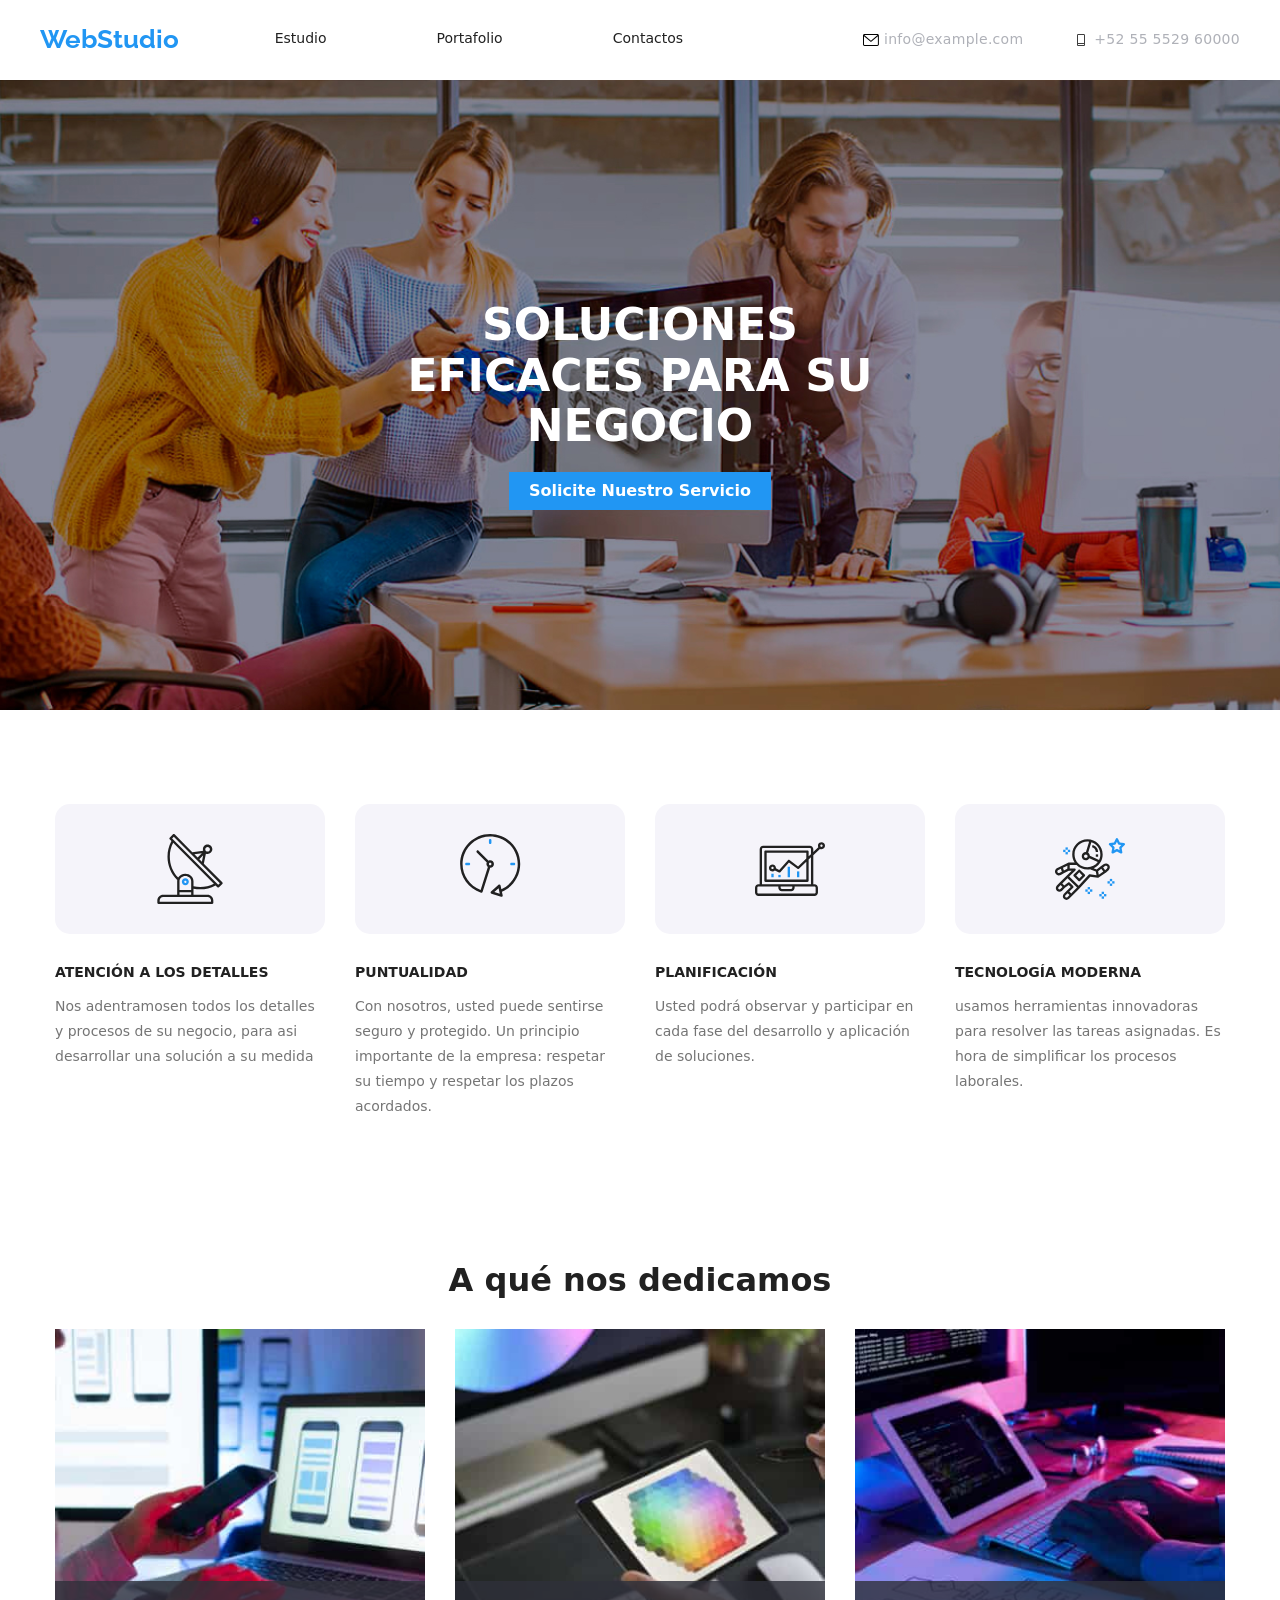
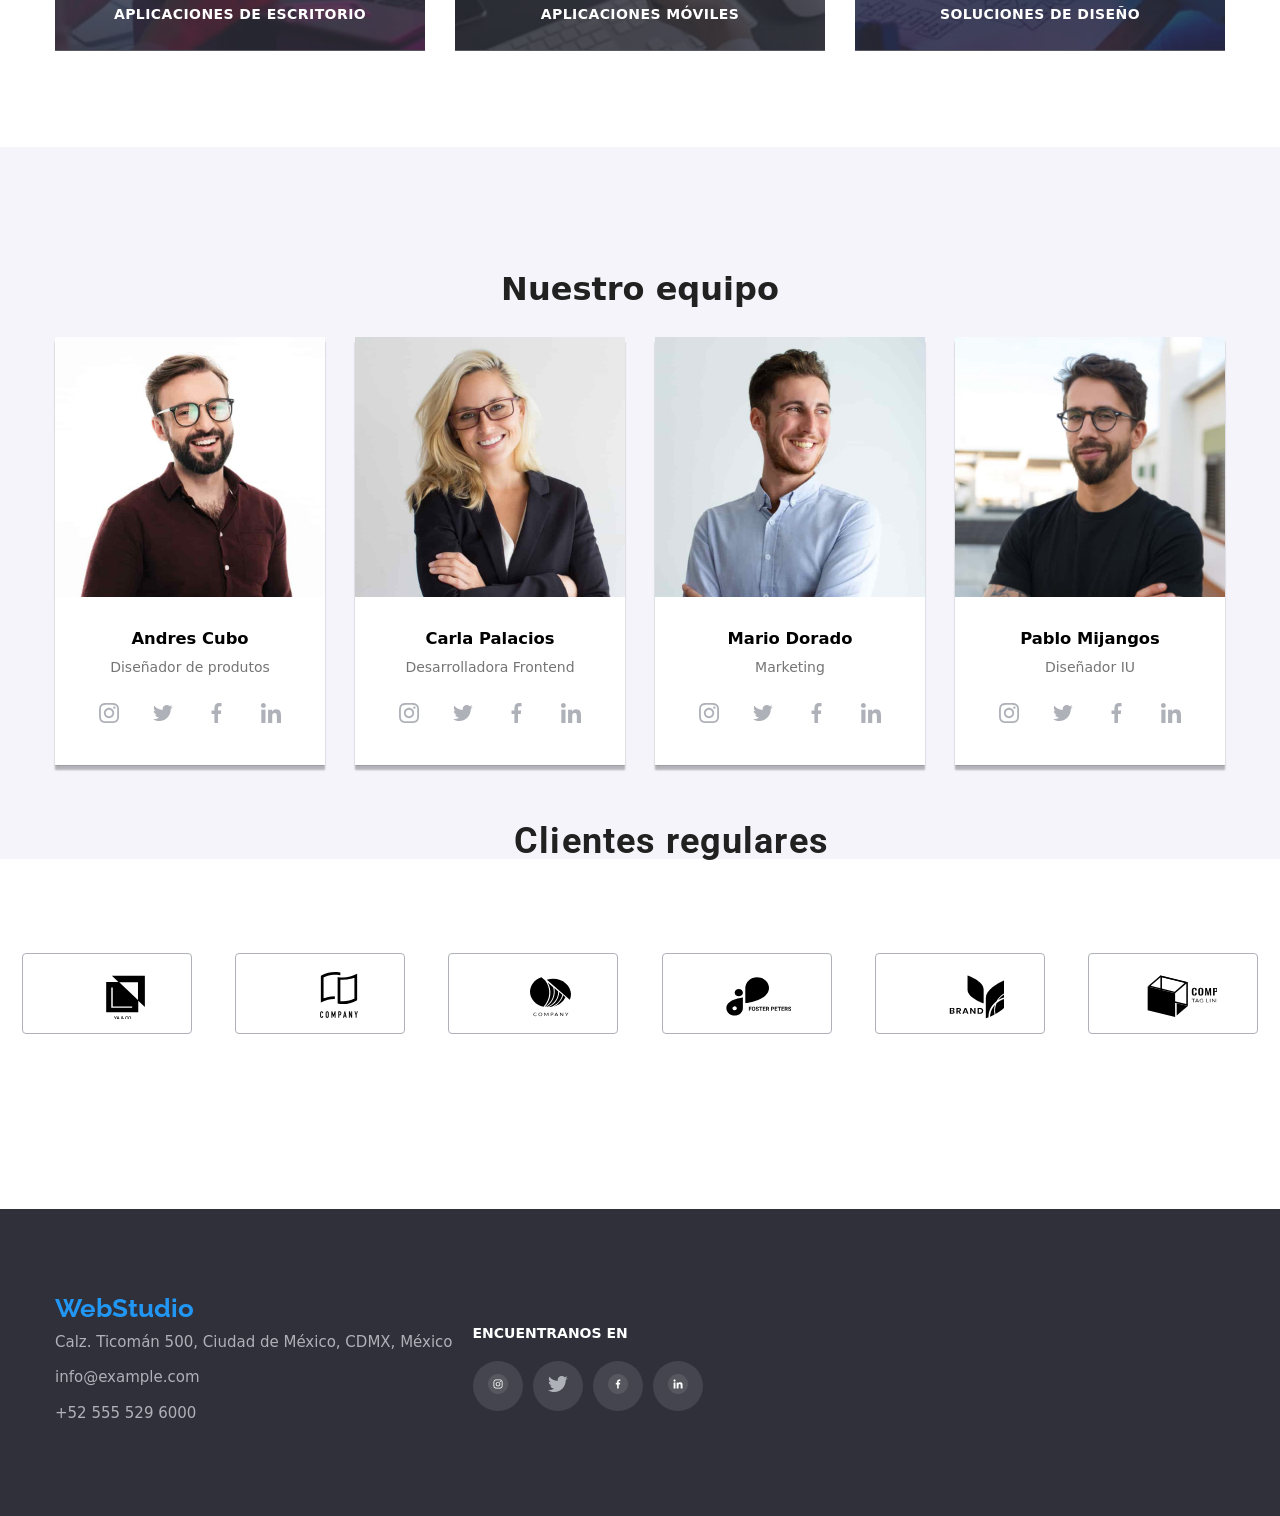
<file: index.html>
<!DOCTYPE html>
<html lang="en">

<head>
  <meta charset="UTF-8">
  <meta http-equiv="X-UA-Compatible" content="IE=edge">
  <meta name="viewport" content="width=device-width, initial-scale=1.0">
  <title>WebStudios</title>
  <link rel="stylesheet" href="./css/styles.css">
  <link rel="stylesheet" href="./css/modern-normalize.css">

</head>

<body>
  <!-- sección Header -->
  <header class="page-header">
    <a class="logo" href="Webstudio">WebStudio</a>
    <div class="contacts">
      <!-- menu  -->
      <nav>
        <ul class="nav-menu">
          <li><a class="page " href="./index.html">Estudio</a></li>
          <li><a class="page " href="./portafolio.html">Portafolio</a></li>
          <li><a class="page " href="./contactos.html">Contactos</a></li>
          <li></li>
          <li></li>
          <li>
            <a class="item" href="#">
              <svg class="icon">
                <use href="./images/SVG/sprite-sheet.svg#icon-sobre"></use>
              </svg>
              info@example.com
            </a>
          </li>
          <li>
            <a class="item" href="#">
              <svg class="icon">
                <use href="./images/SVG/sprite-sheet.svg#icon-celular"></use>
              </svg>
              +52 55 5529 60000
            </a>
          </li>
        </ul>
      </nav>
    </div>
  </header>

  <!-- sección contenidos main  -->
  <main>
    <!-- sección general  -->
    <section class="hero bg-hero">
      <h1 class="hero-title">SOLUCIONES EFICACES PARA SU NEGOCIO</h1>
      <button data-modal-open class="button-primary" type="button">solicite nuestro servicio</button>
      <div class="backdrop is-hidden" data-modal>
        <div class="modal">
          <button class="btn-modal" data-modal-close>X</button>
        </div>
      </div>
      <script src="./js/modal.js"></script>
    </section>
    <!-- sección beneficios  -->
    <section class="benefits">
      <div class="container">
        <ul class="benefits-list">
          <li>
            <div>
              <svg class="icon-benefit">
                <use href="./images/SVG/sprite-sheet.svg#icon-antena"></use>
              </svg>
            </div>

            <h3 class="title">atención a los detalles</h3>
            <p class="description">Nos adentramosen todos los detalles y procesos de su negocio, para asi desarrollar
              una solución a su medida</p>
          </li>

          <li>
            <div>
              <svg class="icon-benefit">
                <use href="./images/SVG/sprite-sheet.svg#icon-reloj"></use>
              </svg>
            </div>

            <h3 class="title">puntualidad</h3>
            <p class="description">
              Con nosotros, usted puede sentirse seguro y protegido. Un principio importante de la empresa: respetar su
              tiempo y respetar los plazos acordados.
            </p>
          </li>

          <li>
            <div>
              <svg class="icon-benefit">
                <use href="./images/SVG/sprite-sheet.svg#icon-diagrama"></use>
              </svg>
            </div>

            <h3 class="title">planificación</h3>
            <p class="description">Usted podrá observar y participar en cada fase del desarrollo y aplicación de
              soluciones.</p>
          </li>

          <li>
            <div>
              <svg class="icon-benefit">
                <use href="./images/SVG/sprite-sheet.svg#icon-astronauta"></use>
              </svg>
            </div>

            <h3 class="title">Tecnología moderna</h3>
            <p class="description">usamos herramientas innovadoras para resolver las tareas asignadas. Es hora de
              simplificar los procesos
              laborales.
            </p>
          </li>
        </ul>
      </div>
    </section>

    <!-- sección a qué nos dedicamos  -->
    <section class="section what-we-do-section">
      <h2>A qué nos dedicamos</h2>
      <div class="container">
        <!-- imagenes  -->
        <ul>
          <li>
            <img src="./images/image1.jpg" alt="Desktop Apps" width="370" />
            <div class="info">
              <p class="color-info">APLICACIONES DE ESCRITORIO</p>
            </div>
          </li>
          <li>
            <img src="./images/image2.jpg" alt="Mobile Apps" width="370" />
            <div class="info">
              <p class="color-info">APLICACIONES MÓVILES</p>
            </div>
          </li>
          <li>
            <img src="./images/image3.jpg" alt="Design & solutions" width="370" />
            <div class="info">
              <p class="color-info">SOLUCIONES DE DISEÑO</p>
            </div>
          </li>
        </ul>
      </div>
    </section>

    <!--seccion nuestro equipo-->
    <section class="team-section">
      <div class="container">
        <h2>Nuestro equipo</h2>
        <!-- tarjetas  -->
        <ul class="team-cards">
          <li>
            <img src="./images/team1.jpg" alt="first Member" width="270px">
            <h3>Andres Cubo</h3>
            <p>Diseñador de produtos</p>
            <div class="containerall">
              <div class="social">
                <a href="#">
                  <svg class="icon">
                    <use href="./images/SVG/sprite-sheet.svg#icon-instagram"></use>
                  </svg>
                </a>
              </div>
              <div class="social">
                <a href="#">
                  <svg class="icon">
                    <use href="./images/SVG/sprite-sheet.svg#icon-twiter"></use>
                  </svg>
                </a>
              </div>
              <div class="social">
                <a href="#">
                  <svg class="icon">
                    <use href="./images/SVG/sprite-sheet.svg#icon-facebook"></use>
                  </svg>
                </a>
              </div>
              <div class="social">
                <a href="#">
                  <svg class="icon">
                    <use href="./images/SVG/sprite-sheet.svg#icon-linkedin"></use>
                  </svg>
                </a>
              </div>
            </div>
          </li>

          <li>
            <img src="./images/team2.jpg" alt="second Member" width="270">
            <h3>Carla Palacios</h3>
            <p>Desarrolladora Frontend</p>
            <div class="containerall">
              <div class="social">
                <a href="#">
                  <svg class="icon">
                    <use href="./images/SVG/sprite-sheet.svg#icon-instagram"></use>
                  </svg>
                </a>
              </div>
              <div class="social">
                <a href="#">
                  <svg class="icon">
                    <use href="./images/SVG/sprite-sheet.svg#icon-twiter"></use>
                  </svg>
                </a>
              </div>
              <div class="social">
                <a href="#">
                  <svg class="icon">
                    <use href="./images/SVG/sprite-sheet.svg#icon-facebook"></use>
                  </svg>
                </a>
              </div>
              <div class="social">
                <a href="#">
                  <svg class="icon">
                    <use href="./images/SVG/sprite-sheet.svg#icon-linkedin"></use>
                  </svg>
                </a>
              </div>
            </div>
          </li>

          <li>
            <img src="./images/team3.jpg" alt="third Member" width="270">
            <h3>Mario Dorado</h3>
            <p>Marketing</p>
            <div class="containerall">
              <div class="social">
                <a href="#">
                  <svg class="icon">
                    <use href="./images/SVG/sprite-sheet.svg#icon-instagram"></use>
                  </svg>
                </a>
              </div>
              <div class="social">
                <a href="#">
                  <svg class="icon">
                    <use href="./images/SVG/sprite-sheet.svg#icon-twiter"></use>
                  </svg>
                </a>
              </div>
              <div class="social">
                <a href="#">
                  <svg class="icon">
                    <use href="./images/SVG/sprite-sheet.svg#icon-facebook"></use>
                  </svg>
                </a>
              </div>
              <div class="social">
                <a href="#">
                  <svg class="icon">
                    <use href="./images/SVG/sprite-sheet.svg#icon-linkedin"></use>
                  </svg>
                </a>
              </div>
            </div>
          </li>

          <li>
            <img src="./images/team4.jpg" alt="fourth Member" width="270">
            <h3>Pablo Mijangos</h3>
            <p>Diseñador IU</p>
            <div class="containerall">
              <div class="social">
                <a href="#">
                  <svg class="icon">
                    <use href="./images/SVG/sprite-sheet.svg#icon-instagram"></use>
                  </svg>
                </a>
              </div>
              <div class="social">
                <a href="#">
                  <svg class="icon">
                    <use href="./images/SVG/sprite-sheet.svg#icon-twiter"></use>
                  </svg>
                </a>
              </div>
              <div class="social">
                <a href="#">
                  <svg class="icon">
                    <use href="./images/SVG/sprite-sheet.svg#icon-facebook"></use>
                  </svg>
                </a>
              </div>
              <div class="social">
                <a href="#">
                  <svg class="icon">
                    <use href="./images/SVG/sprite-sheet.svg#icon-linkedin"></use>
                  </svg>
                </a>
              </div>
            </div>
          </li>
      </div>
    </section>

    <!--clientes-->
    <section>
      <div  class="customer">
      <div class="clientes">
      <h2>Clientes regulares</h2>
      </div>
        <!--company-->
      <div class="container-company">
        <div class="logo">
          <a href="#">
            <svg class="icon-logo">
              <use href="./images/SVG/sprite-sheet.svg#icon-Logo1"></use>
            </svg>
          </a>
        </div>
        <div class="logo">
          <a href="#">
            <svg class="icon-logo">
              <use href="./images/SVG/sprite-sheet.svg#icon-Logo2"></use>
            </svg>
          </a>
        </div>
        <div class="logo">
          <a href="#">
            <svg class="icon-logo">
              <use href="./images/SVG/sprite-sheet.svg#icon-Logo3"></use>
            </svg>
          </a>
        </div>
        <div class="logo">
          <a href="#">
            <svg class="icon-logo">
              <use href="./images/SVG/sprite-sheet.svg#icon-Logo4"></use>
            </svg>
          </a>
        </div>
        <div class="logo">
          <a href="#">
            <svg class="icon-logo">
              <use href="./images/SVG/sprite-sheet.svg#icon-Logo5"></use>
            </svg>
          </a>
        </div>
        <div class="logo">
          <a href="#">
            <svg class="icon-logo">
              <use href="./images/SVG/sprite-sheet.svg#icon-Logo6"></use>
            </svg>
          </a>
        </div>
      </div>
    </div>
    </section>
  </main>

  <footer>
    <a class="logo" href="">WebStudio</a>
    <div class="container">
      <address>
        <ul>
          <li>
            <a class="contact" href="#" target="_blank" rel="noopener noreferrer">Calz. Ticomán 500, Ciudad de México,
              CDMX, México</a>
          </li>
          <li>
            <a class="contact" href="mailto:info@example.com">info@example.com</a>
          </li>
          <li>
            <a class="contact" href="tel:+525555296000">+52 555 529 6000</a>
          </li>
        </ul>
      </address>
      <aside>
        <p>ENCUENTRANOS EN</p>
        <ul>
          <li>
            <a href="#">
              <svg class="icon" width="20" height="20">
                <use href="./images/SVG/sprite-sheet.svg#icon-instagramfooter"></use>
              </svg>
            </a>
          </li>
          <li>
            <a href="#">
              <svg class="icon" width="20" height="20">
                <use href="./images/SVG/sprite-sheet.svg#icon-twiter"></use>
              </svg>
            </a>
          </li>
          <li>
            <a href="#">
              <svg class="icon" width="20" height="20">
                <use href="./images/SVG/sprite-sheet.svg#icon-facebookfooter"></use>
              </svg>
            </a>
          </li>
          <li>
            <a href="#">
              <svg class="icon" width="20" height="20">
                <use href="./images/SVG/sprite-sheet.svg#icon-linknidfooter"></use>
              </svg>
            </a>
          </li>
        </ul>
      </aside>
    </div>

  </footer>
</body>

</html
</file>
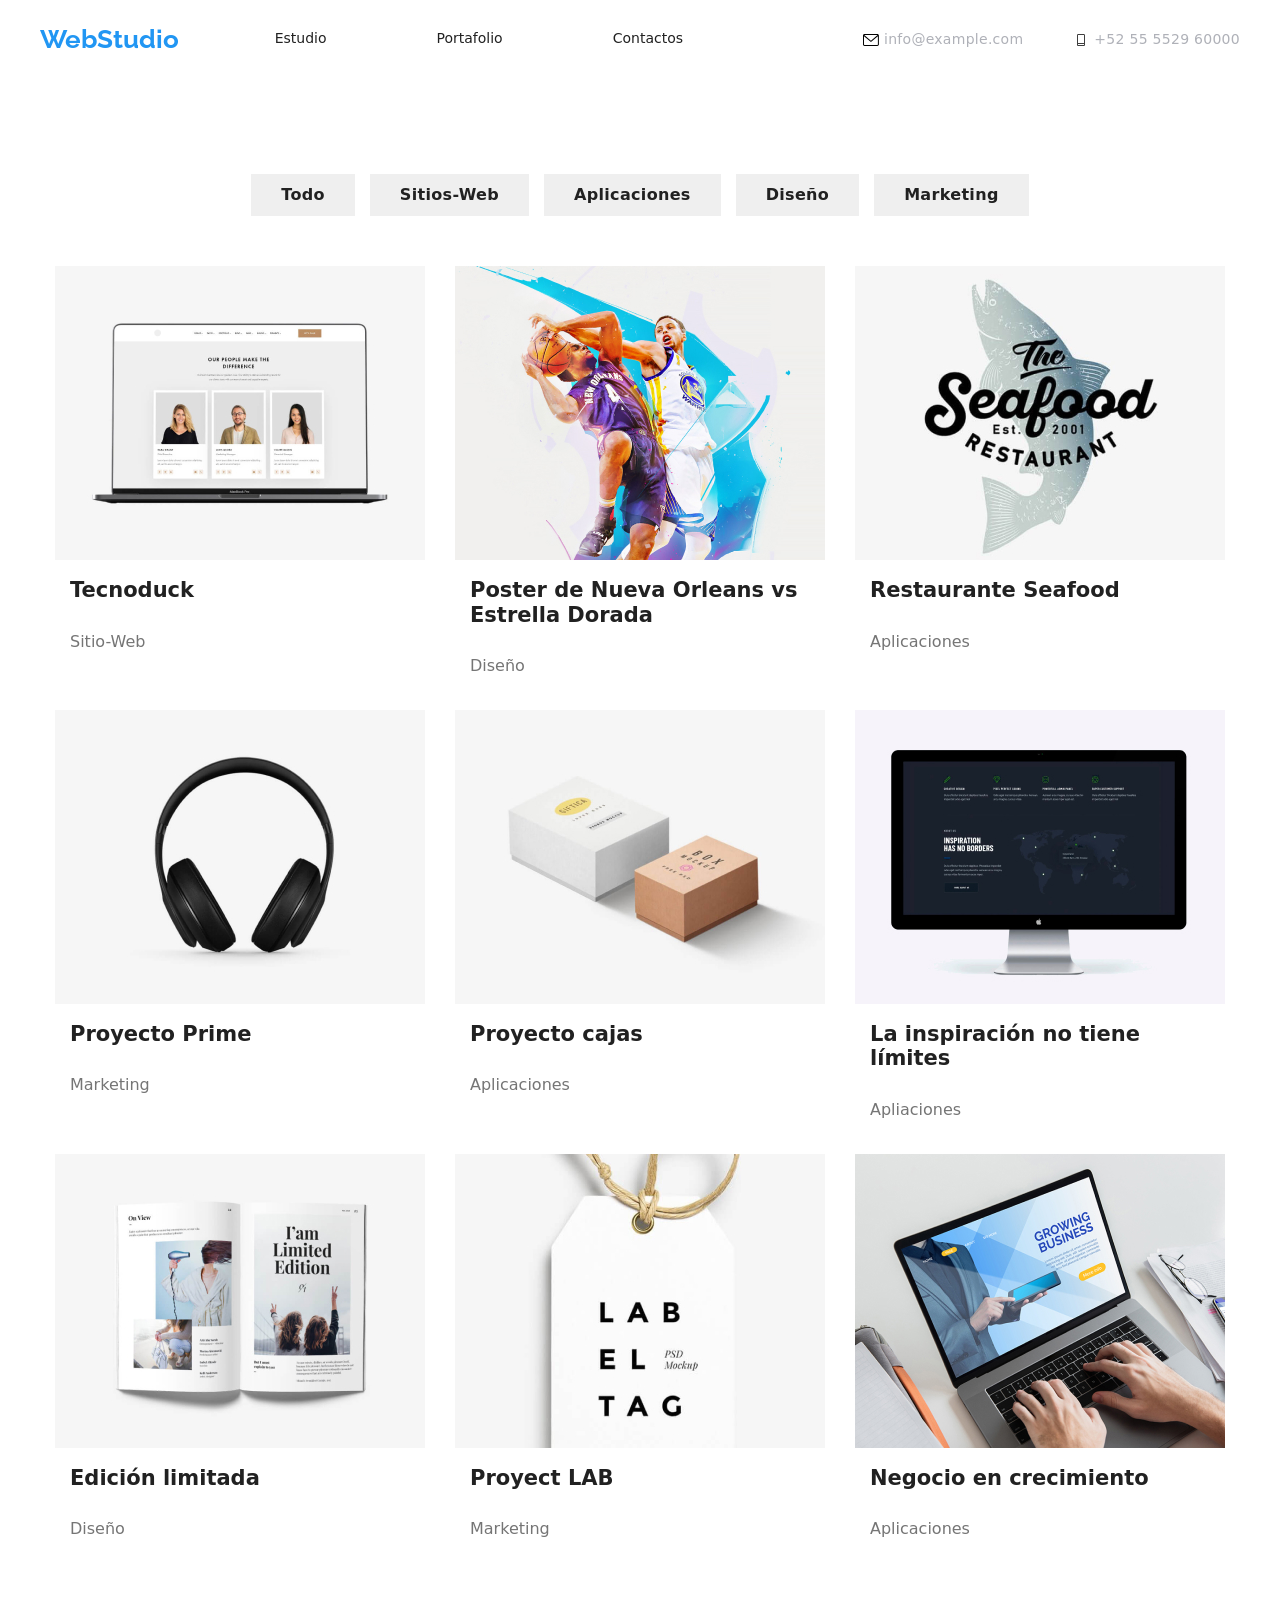
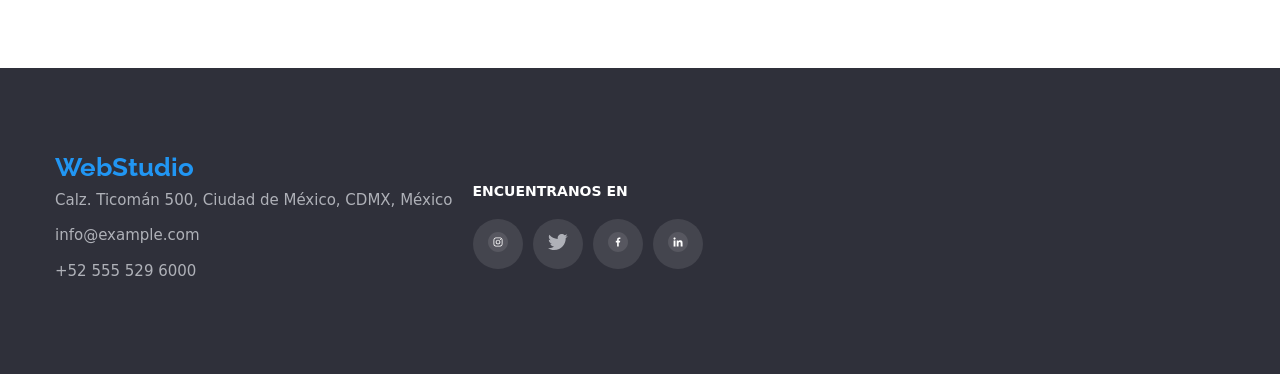
<file: portafolio.html>
<!DOCTYPE html>
<html lang="en">

<head>
  <meta charset="UTF-8">
  <meta http-equiv="X-UA-Compatible" content="IE=edge">
  <meta name="viewport" content="width=device-width, initial-scale=1.0">
  <title>WebStudios</title>
  <link rel="stylesheet" href="./css/styles.css">
  <link rel="stylesheet" href="./css/modern-normalize.css">

</head>

<body>
  <!-- sección Header -->
  <header class="page-header">
    <a class="logo" href="WebStudio">WebStudio</a>
    <div class="contacts">
      <!-- menu  -->
      <nav>
        <ul class="nav-menu">
          <li><a class="page " href="./index.html">Estudio</a></li>
          <li><a class="page " href="./portafolio.html">Portafolio</a></li>
          <li><a class="page " href="./contactos.html">Contactos</a></li>
          <li></li>
          <li></li>
          <li>
            <a class="item" href="#">
              <svg class="icon">
                <use href="./images/SVG/sprite-sheet.svg#icon-sobre"></use>
              </svg>
              info@example.com
            </a>
          </li>
          <li>
            <a class="item" href="#">
              <svg class="icon">
                <use href="./images/SVG/sprite-sheet.svg#icon-celular"></use>
              </svg>
              +52 55 5529 60000
            </a>
          </li>
        </ul>
      </nav>
    </div>

  </header>

  <main>
    <section class="section portfolio">
      <div class="container">
        <!-- tabla Menú  -->
        <ul class="menu list">
          <li><button class="button" type="button">Todo</button></li>
          <li><button class="button" type="button">Sitios-web</button></li>
          <li><button class="button" type="button">Aplicaciones</button></li>
          <li><button class="button" type="button">Diseño</button></li>
          <li><button class="button" type="button">Marketing</button></li>
        </ul>

        <!-- Tarjetas lista  -->
        <ul class="list cards">
          <li>
            <a href="#" class="link">
              <div class="card-image">
                <img src="./images/img_portfolio1.jpg" alt="Tecnoduck Sitio-Web" width="370">
                <div class="card-animation">
                  Tecnoduck es una plataforma de distribución de coronavirus de última generación. Las compañías usan
                  esta plataforma para el espionaje digital y los ataques a los servidores seguros de la competencia.
                </div>
                <h2 class="portfolio-title">Tecnoduck</h2>
                <p class="portfolio-text">Sitio-Web</p>
            </a>
          </li>

          <li>
            <a href="#" class="link">
              <img src="./images/img_portfolio2.jpg" alt="Poster de Nueva Orleans vs Estrella Dorada Diseño"
                width="370">
              <h2 class="portfolio-title">Poster de Nueva Orleans vs Estrella Dorada</h2>
              <p class="portfolio-text">Diseño</p>
            </a>
          </li>

          <li>
            <a href="#" class="link">
              <img src="./images/img_portfolio3.jpg" alt="Restaurante Seafood Aplicaciones" width="370">
              <h2 class="portfolio-title">Restaurante Seafood </h2>
              <p class="portfolio-text">Aplicaciones</p>
            </a>
          </li>

          <li>
            <a href="#" class="link">
              <img src="./images/img_portfolio4.jpg" alt="Proyecto Prime Marketing" width="370">
              <h2 class="portafolio-title">Proyecto Prime</h2>
              <p class="portfolio-text">Marketing</p>
            </a>
          </li>

          <li>
            <a href="#" class="link">
              <img src="./images/img_portfolio5.jpg" alt="Proyecto cajas Aplicaciones" width="370">
              <h2 class="portfolio-title">Proyecto cajas</h2>
              <p class="portfolio-text">Aplicaciones</p>
            </a>
          </li>

          <li>
            <a href="#" class="link">
              <img src="./images/img_portfolio6.jpg" alt="La inspiración no tiene límites Apliaciones" width="370">
              <h2 class="portfolio-title">La inspiración no tiene límites</h2>
              <p class="portfolio-text">Apliaciones</p>
            </a>
          </li>

          <li>
            <a href="#" class="link">
              <img src="./images/img_portfolio7.jpg" alt="Edición limitada Diseño" width="370">
              <h2 class="portfolio-title">Edición limitada</h2>
              <p class="portfolio-text">Diseño</p>
            </a>
          </li>

          <li>
            <a href="#" class="link">
              <img src="./images/img_portfolio8.jpg" alt="Proyect LAB Marketing" width="370">
              <h2 class="portfolio-title">Proyect LAB</h2>
              <p class="portfolio-text">Marketing</p>
            </a>
          </li>

          <li>
            <a href="#" class="link">
              <img src="./images/img_portfolio9.jpg" alt="Negocio en crecimientos Aplicaciones" width="370">
              <h2 class="portfolio-title">Negocio en crecimiento</h2>
              <p class="portfolio-text">Aplicaciones</p>
            </a>
          </li>
        </ul>
      </div>
    </section>
  </main>

  <footer>
    <a class="logo" href="">WebStudio</a>
    <div class="container">
      <address>
        <ul>
          <li>
            <a class="contact" href="#" target="_blank" rel="noopener noreferrer">Calz. Ticomán 500, Ciudad de
              México, CDMX, México</a>
          </li>
          <li>
            <a class="contact" href="mailto:info@example.com">info@example.com</a>
          </li>
          <li>
            <a class="contact" href="tel:+525555296000">+52 555 529 6000</a>
          </li>
        </ul>
      </address>
      <aside>
        <p>ENCUENTRANOS EN</p>
        <ul>
          <li>
            <a href="#">
              <svg class="icon" width="20" height="20">
                <use href="./images/SVG/sprite-sheet.svg#icon-instagramfooter"></use>
              </svg>
            </a>
          </li>
          <li>
            <a href="#">
              <svg class="icon" width="20" height="20">
                <use href="./images/SVG/sprite-sheet.svg#icon-twiter"></use>
              </svg>
            </a>
          </li>
          <li>
            <a href="#">
              <svg class="icon" width="20" height="20">
                <use href="./images/SVG/sprite-sheet.svg#icon-facebookfooter"></use>
              </svg>
            </a>
          </li>
          <li>
            <a href="#">
              <svg class="icon" width="20" height="20">
                <use href="./images/SVG/sprite-sheet.svg#icon-linknidfooter"></use>
              </svg>
            </a>
          </li>
        </ul>
      </aside>
    </div>

  </footer>
</body>

</html
</file>
<file: css/styles.css>
@import url("https://fonts.googleapis.com/css2?family=Raleway:wght@700&display=swap");
@import url("https://fonts.googleapis.com/css2?family=Roboto:wght@400;500;700;900&display=swap");

:root {
  --accent-color: #2196f3;
  --accent-color-hover: #188ce8;

  --background-black-1: #21303a;
  --background-black-2: #2f303a;
  --background-black-240Perc: hsla(235, 10%, 21%, 0.4);

  --primary-black-color: #212121;
  --primary-text-color: #757575;
  --primary-white-color: #ffffff;
  --primary-white-60Perc: hsla(0, 0%, 100%, 0.6);
  --primary-white-10Perc: hsla(0, 0%, 100%, 0.1);

  --gray-1: #f5f4fa;
  --gray-2: #afb1b8;
  --black-1: #000000;

  --container-padding: calc((100% - 1200px) / 2);
}

* {
  margin: 0;
  padding: 0;
  box-sizing: border-box;
}

body {
  background-color: var(--primary-white-color);
  color: var(--primary-text-color);
  font-family: "Roboto", sans-serif;
  font-size: 14px;
  letter-spacing: 0 0.3em;
}

a {
  text-decoration: none;
}

section {
  padding: 94px 0;
}


.button-primary {
  background-color: var(--accent-color);
  color: var(--primary-white-color);
  font-size: 16px;
  font-weight: 700;

  border: none;
  outline: none;
  text-transform: capitalize;
  padding: 10px 20px;
}
.button-primary:hover {
  background-color: var(--button-primary-hover);
}

.backdrop {
  position: fixed;
  top: 0;
  left: 0;
  width: 100%;
  height: 100%;
  background-color: rgba(0, 0, 0, 0.5);
  transition: opacity 250ms cubic-bezier(0.4, 0, 0.2, 1), visibility 250ms cubic-bezier(0.4, 0, 0.2, 1); 
}

.backdrop.is-hidden {
  visibility: hidden;
  opacity: 0;
  pointer-events: none;
}

.modal {
  position: absolute;
  width: 500px;
  height: 500px;
  left: 400px;
  top: 100px;
  bottom: 100px;

  background: #ffffff;
  box-shadow: 0px 1px 3px rgba(0, 0, 0, 12), 0px 1px 1px rgba(0, 0, 0, 14), 0px 2px 1px rgba(0, 0, 0, 0.12);
  border-radius: 4px;
}

.logo {
  color: var(--accent-color);
  font-family: "Raleway", sans-serif;
  font-size: 26px;
  font-weight: 700;
  line-height: 1.2;
  text-decoration: none;
}
.logo-black {
  color: var(--logo-black);
}
.logo-white {
  color: var(--primary-white-color);
}

.section > h2 {
  color: var(--primary-black-color);
  font-size: 32px;
  font-weight: 700px;
  padding: 30px 0;
  text-align:center;
}
.no-top-pading {
  padding-top: 0;
}

/* ----------- Header section ----------- */
header {
  display: flex;
  justify-content: space-between;
  align-items: center;

  height: 80px;
  padding: 0 var(--container-padding);
}
header nav {
  display: flex;
  align-items: center;
  gap: 100px;
}

header nav .logo {
  position: absolute;
  width: 145px;
  height: 31px;
  left: 215px;
  top: 24px;
  font-family: 'Raleway';
  font-style: normal;
  font-weight: 700;
  font-size: 26px;
  line-height: 31px;
  /* identical to box height */
  
  letter-spacing: 0.03em;
  
  color: #2196F3;
}

header nav .nav-menu {
  display: flex;
  list-style: none;
  gap: 50px;
  
}

header nav .nav-menu .page {
  color: var(--primary-black-color);
  padding: 30px;
  font-weight: 500;
  font-size: 14px;
  line-height: 16.41px;
  letter-spacing: 2%;
  text-decoration: none;
  text-transform: capitalize;
}

.nav-menu {
  display: flex;
  list-style: none;
  gap: 80px;
}
.nav-menu .item {
  color: #afb1b8;
  font-weight: 500;
  font-size: 14px;
  line-height: 1.4;
  letter-spacing: 0.02em;
  text-decoration: none;
  display: flex;
  align-items: center;
  gap: 5px;
}

.nav-menu .item svg {
  color: var(--primary-text-color);
  Width:16px;
  Height:12px;
  Top: 30px;
  Left: 1052px;
}

.contacts .item:hover svg {
  fill: var(--accent-color-hover);
}

.contacts .page:hover,
.contacts .page:focus,
.nav-menu .item:hover,
.nav-menu .item:focus {
  color: var(--accent-color-hover);
}


/* ----------- Hero section ----------- */
.hero {
  background-color: var(--primary-black-color);
  padding: 200px var(--container-padding);
  text-align: center;
  background-image: url("../images/img_banner.jpg");
  max-width: 1600px;
  margin: 0 auto;
  background-size: cover;
  background-position: center;
}

.hero .hero-title {
  width: 500px;
  padding: 20px 0;
  margin: auto;
  color: var(--primary-white-color);
  font-size: 44px;
  text-transform: capitalize;
}
/* ----------- Benefits section ----------- */
.benefits .container .benefits-list {
  flex-wrap: wrap;
  align-items: flex-start;
  justify-content: space-between;
  display: flex;
}
.benefits .container .benefits-list li div {
  display: flex;
  align-items: center;
  justify-content: center;

  background-color: var(--gray-1);
  border-radius: 15px;
  height: 130px;
  margin-bottom: 30px;
  width: 270px;
}
.benefits .container .benefits-list li div .icon-benefit {
  width: 70px;
  height: 70px;
}
.benefits .container .benefits-list li {
  list-style: none;
  width: 270px;
}
.benefits .container .benefits-list li .title {
  font-size: 14px;
  height: 30px;
  text-transform: uppercase;
  color: var(--primary-black-color);
}
.description {
  height: 50px;
  line-height: 25px;
}


/* ----------- What we do----------- */

.what-we-do-section .container ul {
  width: 1170px;
  display: flex;
  align-items: center;
  list-style-type: none;
  justify-content: space-between;
  flex-wrap: wrap;
}
.what-we-do-section .container ul li {
    position: relative;
    width: 370px;
}

.info {
  position: absolute;
  width: 370px;
  height: 70px;
  top: 78%;
  text-align: center;
  padding-top: 25px;
  background-color: rgba(47, 48, 58, 0.8);
}
.color-info {
  
font-weight: 700;
font-size: 14px;
line-height: 16px;

letter-spacing: 0.03em;
color: var(--primary-white-color);
}

/*----------- Team section -----------*/
.team-section {
  background-color: var(--gray-1);
}
.team-section .container h2 {
  color: var(--primary-black-color);
  font-size: 32px;
  font-weight: 700px;
  padding: 30px 0;
  text-align: center;
}
.team-section .container .team-cards {
  display: flex;
  justify-content: space-between;
  flex-wrap: wrap;
  align-items: flex-end;
  width: 1170px;
}
.team-section .container .team-cards li {
  background-color: var(--primary-white-color);
  text-align: center;
  list-style: none;
  box-shadow: 0 5px 2px rgba(0, 0, 0, 0.034),
    0 5px 2px rgba(0, 0, 0, 0.048), 0 5px 2px rgba(0, 0, 0, 0.06),
    0 5px 2px rgba(0, 0, 0, 0.072), 0 5px 2px rgba(0, 0, 0, 0.086),
    0 1px 0.5px rgba(0, 0, 0, 0.12);
}

.team-section .container .team-cards li h3 {
  margin: 30px 0 10px 0;
  color:#000000
}
.team-section .container .team-cards li p {
  margin-bottom: 8px;
  color: #757575;
  margin-bottom: 16px;
}

.containerall{
  width: 206px;
  display: flex;
  margin: 0 32px 30px 32px; 
  gap: 10px;
}

.social {
  width: 44px;
  height: 44px;
  
}

.team-section .container .team-cards li a .icon {
  width: 20px;
  height: 20px;
  margin: 12px 12px 12px 12px;
  fill: var(--primary-text-color);
}

.team-section .container .team-cards a:hover .icon {
  fill: var(--primary-white-color);
}


.social:hover {
  border-radius: 50%;
  background-color: var(--accent-color-hover);
}


.card {
  position: absolute;
  width: 270px;
  height: 428px;
  left: 215px;
  top: 1785px;
}

.container {
  padding: 0 15px;
  max-width: 1200px;
  margin: 0 auto;
}

.information {
  padding: 2px 16px;
}

/*----------- costumber -----------*/

.customer {
height: 162px;
left: 215px;
}

.customer .clientes h2 {
position:absolute;
width: 323px;
height: 36.98px;
left: 510px;
top: 2420px;

font-family: 'Roboto';
font-style: normal;
font-weight: 700;
font-size: 36px;
line-height: 42px;
text-align: center;
letter-spacing: 0.03em;

color: #212121;
  
}

.container-company {
  display: flex;
  align-items:center;
  justify-content:space-around;
  left: 50px;
}

.container-company .logo {
  display: flex;
  align-items: center;
  box-sizing: border-box;
  width: 170px;
  height: 81px;
  left: 215px;
  top: 2447px;
  border: 1px solid #AFB1B8;
  border-radius: 4px;
  cursor: pointer;
  
}

.container-company .logo a {
   display: flex;
   align-items: center;
   justify-content: space-between;
  margin: 14px 32px 14px 28px;
  width: 100px;
  height: 50px;
  bottom: 14.23%;
}

.container-company .logo a svg {
  color: #757575;
  width: 100px;
  height: 50px;
   bottom: 14.23%;
}
.container-company .logo a svg use {
 color: #757575;
width: 100px;
height: 52.83px;
left: 50px;
}


.container-company .logo a svg use:hover,
.container-company .logo a svg use:focus {
  fill: var(--accent-color-hover)
}

.container-company .logo a svg use:active {
  fill: var(--accent-color-hover)
}
/*----------- Portfolio section -----------*/
.portfolio .menu {
  display: flex;
  align-items: center;
  justify-content: center;
  gap: 15px;
  margin-bottom: 50px;
  list-style: none;
}
.portfolio .menu li button {
  border: none;
  outline: none;
  color: var(--primary-black-color);

  font-weight: 700;
  font-size: 16px;
  line-height: 1.4;
  letter-spacing: 0.02em;
  padding: 10px 30px;

  text-decoration: none;
  text-transform: capitalize;
  
}

.portfolio .menu li button:hover,
.portfolio .menu li button.current {
  color: var(--primary-white-color);
  background-color: var(--accent-color);
}

.portfolio .cards {
  justify-content: space-between;
  flex-wrap: wrap;
  display: flex;
  
}

.portfolio .cards li {
  display: flex;
  margin-bottom: 20px; 
  width: 370px;
  
}

.portfolio .cards li:hover {
  box-shadow: 0px 1px 1px rgba(0, 0, 0, 0.12), 0px 4px 4px rgba(0, 0, 0, 0.06), 1px 4px 6px rgba(0, 0, 0, 0.16);
  transition: 250ms cubic-bezier(0.4, 0, 0.2, 1);
}

.portfolio .cards li a h2{
  color: var(--primary-black-color);
  padding: 15px;
}
.portfolio .cards li a p {
  color: var(--primary-text-color);
  font-size: 16px;
  padding: 15px;
}

.card-image .card-animation {
  position: absolute;
  top: 0;
  height: 300px;
  width: 370px;
  
  margin: 265px 600px 110px 1px;

  background: rgba(33, 150, 243, 0.9);
  padding: 63px 24px;
  letter-spacing: 0.03em;
  
  font-family: 'Roboto';
  font-style: normal;
  font-weight: 400;
  font-size: 18px;
  line-height: 28px;
  
  transform: translateY(105%);
  transition: transform 250ms ease;
  transition-timing-function: cubic-bezier(0.4, 0, 0.2, 1);
  color: var(--primary-white-color);
}

.cards:hover .card-animation {
  transform: translateY(-90%);
}

.card-image {
  position:relative;
  overflow: hidden;
  
  
}
/*----------- footer section ----------- */
footer {
  padding: 84px var(--container-padding);
  background-color: var(--background-black-2);
}

footer .logo {
  padding: 15px;
  color: var(--accent-color);
}

footer .container {
display: flex;
align-items: flex-start;
justify-content: flex-start;
gap: 20px;
}
footer .container address ul {
  list-style: none;
}
footer .container address .contact {
  display: block;
  color: var(--gray-2);
  font-style: normal;
  font-weight: 400;
  font-size: 15px;
  line-height: 1.71;
  text-decoration: none;
  padding: 5px 0;
}
footer .container address .contact:hover {
  color: var(--primary-white-color);
}
footer .container aside p {
  color: var(--primary-white-color);
  font-weight: 700;
  margin-bottom: 20px;
}

footer .container aside ul {
  display: flex;
  align-items: center;
  list-style: none;
  gap: 10px;
}

footer .container aside ul li {
  display: flex;
  align-items: center;
  justify-content: center;
  background-color: var(--primary-white-10Perc);
  border-radius: 25px;
  cursor: pointer;
  height: 50px;
  width: 50px;
}

footer .container aside ul li .icon:hover{
  height: 50px;
  width: 50px;
  border-radius: 50%;
  background-color: var(--accent-color);
  fill: var(--primary-white-color);
}
</file>
